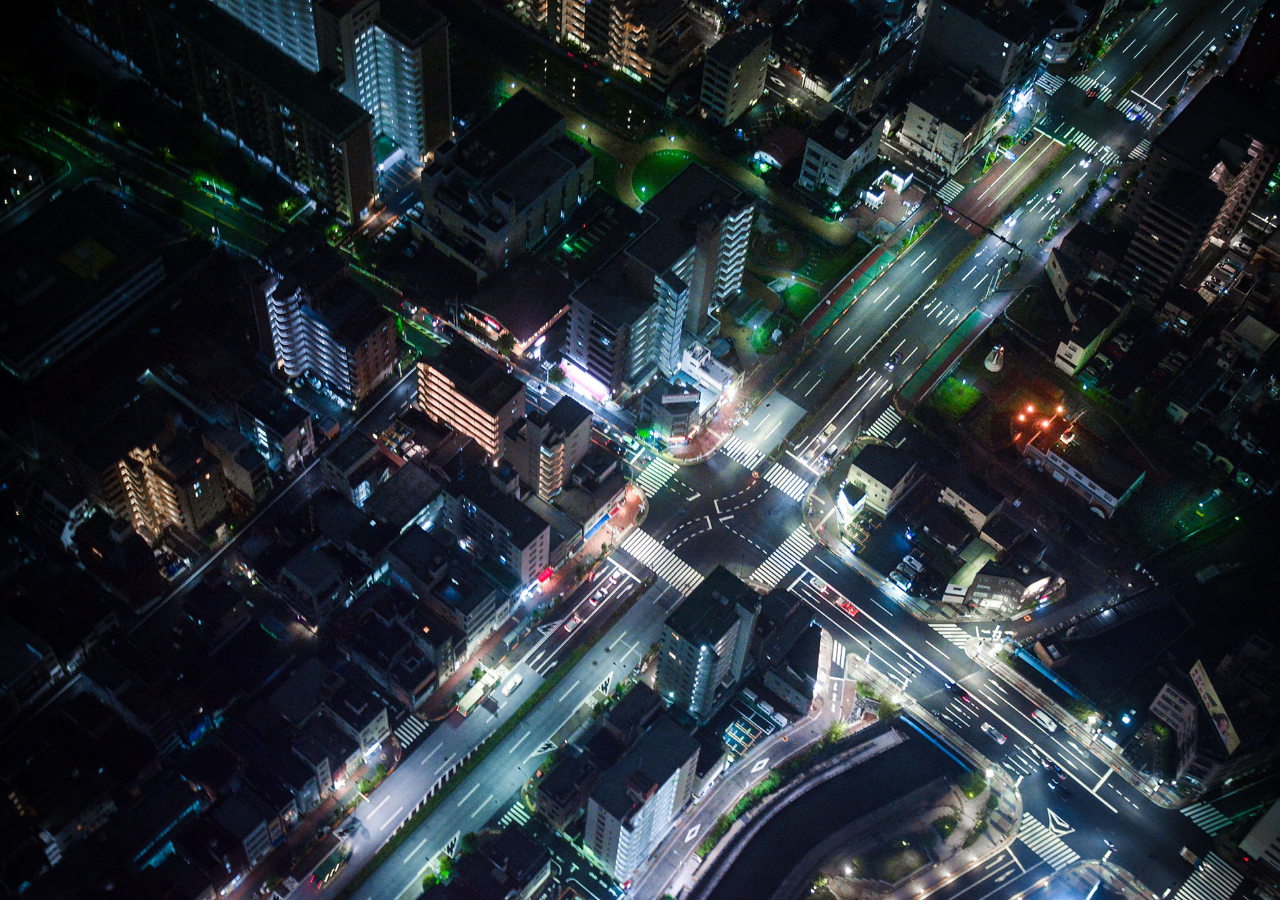
<file: index.htm>
<!DOCTYPE html>
<html lang="en-us" ng-app="weatherApp">
    <head>
        <title>AngularJS Weather Weather SPA</title>
        <meta http-equiv="X-UA-Compatible" content="IE=Edge">
        <meta charset="UTF-8">
        <!-- load bootstrap and fontawesome via CDN -->
        <link rel="stylesheet" href="//netdna.bootstrapcdn.com/bootstrap/3.2.0/css/bootstrap.min.css" />  
        <link rel="stylesheet" href="css/animate.css" />
        <link rel="stylesheet" href="css/style.css" />   
        <!-- load angular via CDN -->
        <script src="//code.angularjs.org/1.3.0-rc.2/angular.min.js"></script>
        <script src="//code.angularjs.org/1.3.0-rc.2/angular-route.min.js"></script>
        <script src="//code.angularjs.org/1.3.0-rc.2/angular-resource.min.js"></script>
        <!-- load js -->
        <script src="js/app.js"></script>
        <script src="js/routes.js"></script>
        <script src="js/controllers.js"></script>
        <script src="js/services.js"></script><script src="js/routes.js"></script>
    </head>
    <body class="full" >
			<div ng-view class="container" ng-class="{ 'container-home': currentPage === 'home', 'container-weather': currentPage === 'weather' }"></div>
    </body>
</html>
</file>
<file: css/style.css>
.full {
	background: url(images/bg2.jpg) no-repeat;
	background-size: cover;
	background-attachment: fixed;
}

.container {
    width: 100%;
	height: 100%;
	z-index: 999;
}

.container-home {
	background-color: rgba(0, 0, 0, 0);
	-webkit-transition: background-color 1s, -webkit-transform 1s;
    transition: background-color 1s, transform 1s;
}

.container-weather {
	background-color: rgba(0, 0, 0, 0.67);
	-webkit-transition: background-color 1s, -webkit-transform 1s;
    transition: background-color 1s, transform 1s;
}

.vcenter {
    display: flex;
    align-items: center;
	height: 100vh;
}

.form-content {
	background-color: rgba(0, 0, 0, 0.7);
	color: #fff;
	padding: 20px;
	border-radius: 5px;
}

.form-content h1 {
	margin-top: 0 !important;
	color: rgba(255, 255, 255, 0.81);
}

#searchField {
	background-color: rgba(0, 0, 0, 0.6);
    border: none;
	-webkit-box-shadow: 0px 0px 5px 0px #fff;
    -moz-box-shadow: 0px 0px 5px 0px #fff;
    box-shadow: 0px 0px 5px 0px #fff;
	color: #9E9E9E;
}

/* Weather Page
----------------------- */
.weather-page {
	color: #fff;
}

.weather-container {
	display: flex;
	align-items: center;
}

ul.forecast-list {
	padding-left: 0;
	float: left;
}

ul.forecast-list li {
	list-style-type: none;
	display: inline;
	float: left;
	margin-right: 20px;
}

.current-temp {
	font-size: 8em;
	font-weight: 100;
}

.city-name {
	font-size: 2em;
}

.forecast-list-days span {
	float: left;
	clear: both;
}

.weatherForecastResult-local-time {
	font-size: .5em;
	color: rgba(255, 255, 255, 0.31);
}

.weather-details {
	text-transform: capitalize;
}

.weather-details-list li {
	list-style: none;
}
</file>
